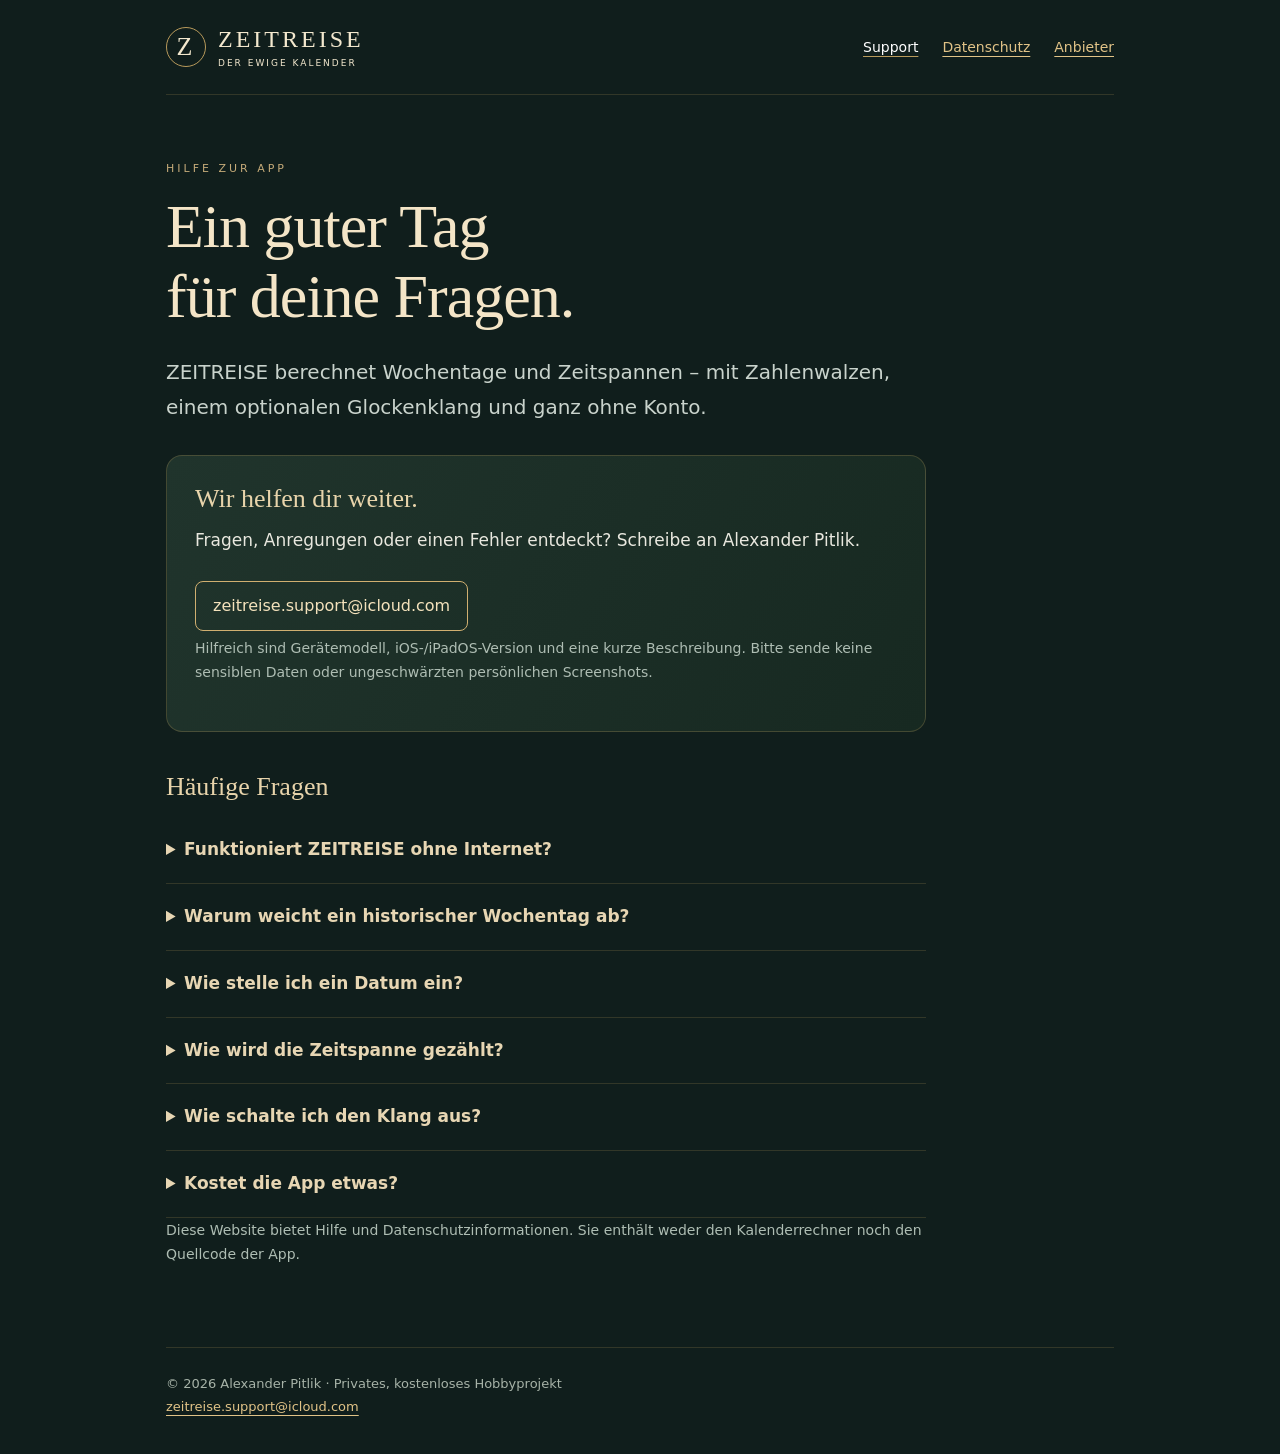
<file: index.html>
<!doctype html><html lang="de"><head><meta charset="utf-8"><meta name="viewport" content="width=device-width,initial-scale=1"><meta name="color-scheme" content="dark"><meta name="referrer" content="no-referrer"><meta name="description" content="Support und Datenschutz für ZEITREISE – den kostenlosen Kalenderrechner für iPhone und iPad."><title>Support · ZEITREISE</title><link rel="stylesheet" href="styles.css"><link rel="icon" href="favicon.svg" type="image/svg+xml"></head><body><div class="wrap"><header class="top"><a class="brand" href="index.html"><span class="seal" aria-hidden="true">Z</span><span>ZEITREISE<small>DER EWIGE KALENDER</small></span></a><nav aria-label="Hauptnavigation"><a href="index.html" aria-current="page">Support</a><a href="datenschutz.html">Datenschutz</a><a href="anbieter.html">Anbieter</a></nav></header><main id="inhalt"><p class="eyebrow">Hilfe zur App</p><h1>Ein guter Tag<br>für deine Fragen.</h1><p class="intro">ZEITREISE berechnet Wochentage und Zeitspannen – mit Zahlenwalzen, einem optionalen Glockenklang und ganz ohne Konto.</p><div class="card"><h2>Wir helfen dir weiter.</h2><p>Fragen, Anregungen oder einen Fehler entdeckt? Schreibe an Alexander Pitlik.</p><a class="button" href="mailto:zeitreise.support@icloud.com">zeitreise.support@icloud.com</a><p class="muted">Hilfreich sind Gerätemodell, iOS-/iPadOS-Version und eine kurze Beschreibung. Bitte sende keine sensiblen Daten oder ungeschwärzten persönlichen Screenshots.</p></div><h2>Häufige Fragen</h2><details><summary>Funktioniert ZEITREISE ohne Internet?</summary><p>Ja. Die installierte iPhone-/iPad-App enthält alle benötigten Dateien und berechnet lokal. Nur freiwillig geöffnete externe Quellen und E-Mails benötigen eine Verbindung.</p></details><details><summary>Warum weicht ein historischer Wochentag ab?</summary><p>ZEITREISE verwendet den gregorianischen Kalender auch rückwirkend. Vor seiner regionalen Einführung können historische Datumsangaben nach anderen Regeln gezählt worden sein. Ein mathematisches Ergebnis ist keine pauschale historische Bestätigung.</p></details><details><summary>Wie stelle ich ein Datum ein?</summary><p>Wische die Zahlenwalzen auf oder ab. Tippe die ausgewählte Zahl für direkte Eingabe an. Das Jahr besteht aus zwei Gruppen: 20 | 26 ergibt 2026. Die Walzen laufen zyklisch.</p></details><details><summary>Wie wird die Zeitspanne gezählt?</summary><p>Die Reihenfolge der Daten ist egal. Standardmäßig wird der Anfangstag nicht mitgezählt. Der Schalter ergänzt einen Zähltag. Jahre und Monate sind Kalendereinheiten unterschiedlicher Länge.</p></details><details><summary>Wie schalte ich den Klang aus?</summary><p>Mit „Walzenklang“ auf dem Hauptbildschirm. Die App merkt sich diese Einstellung lokal. Es gibt keine Hintergrundmusik und keine Mikrofonaufnahme.</p></details><details><summary>Kostet die App etwas?</summary><p>ZEITREISE ist als kostenlose App ohne Werbung und ohne In-App-Käufe vorgesehen. Das Projekt wird privat von Alexander Pitlik betrieben.</p></details><p class="muted">Diese Website bietet Hilfe und Datenschutzinformationen. Sie enthält weder den Kalenderrechner noch den Quellcode der App.</p></main><footer>© 2026 Alexander Pitlik · Privates, kostenloses Hobbyprojekt<br><a href="mailto:zeitreise.support@icloud.com">zeitreise.support@icloud.com</a></footer></div></body></html>
</file>
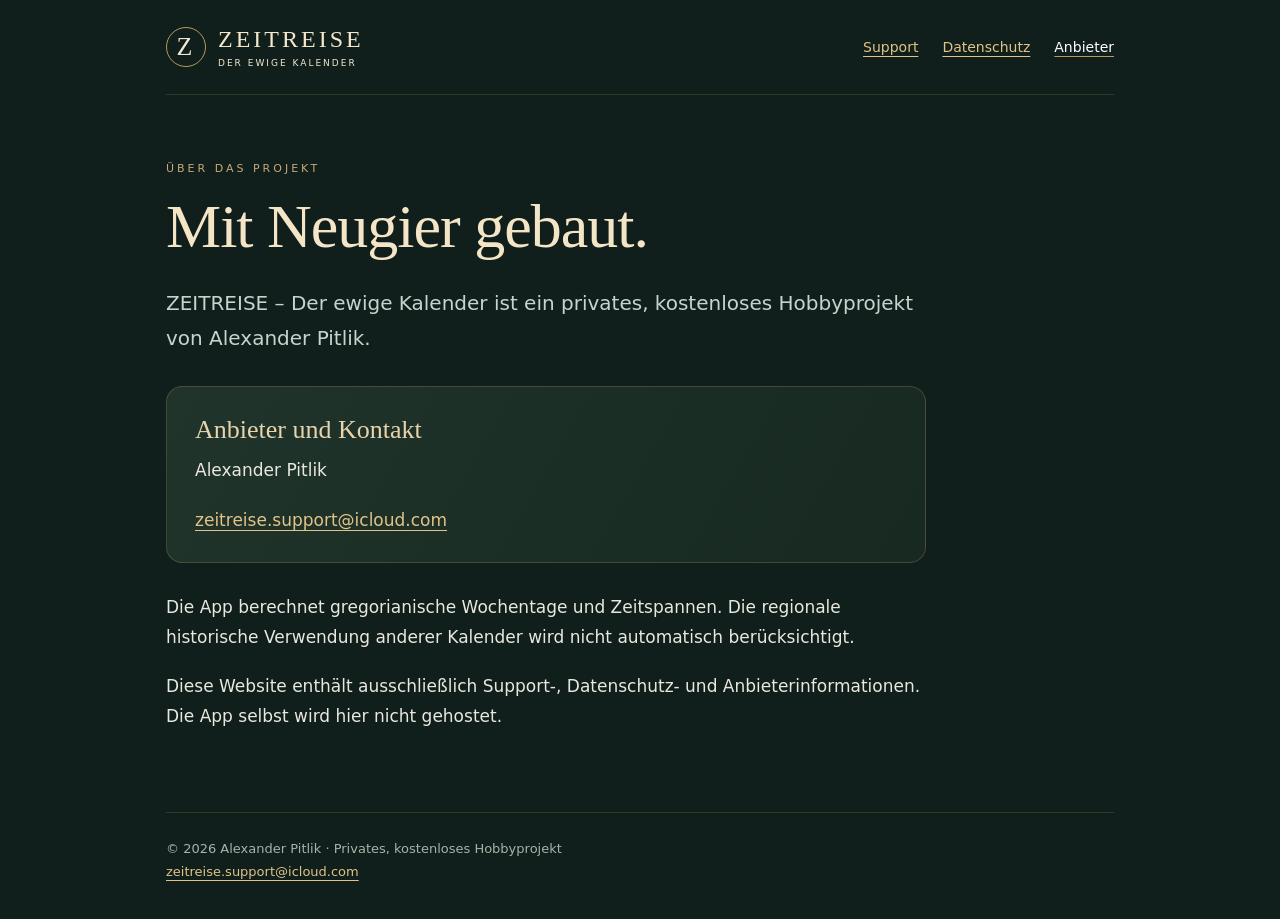
<file: anbieter.html>
<!doctype html><html lang="de"><head><meta charset="utf-8"><meta name="viewport" content="width=device-width,initial-scale=1"><meta name="color-scheme" content="dark"><meta name="referrer" content="no-referrer"><meta name="description" content="Support und Datenschutz für ZEITREISE – den kostenlosen Kalenderrechner für iPhone und iPad."><title>Anbieter · ZEITREISE</title><link rel="stylesheet" href="styles.css"><link rel="icon" href="favicon.svg" type="image/svg+xml"></head><body><div class="wrap"><header class="top"><a class="brand" href="index.html"><span class="seal" aria-hidden="true">Z</span><span>ZEITREISE<small>DER EWIGE KALENDER</small></span></a><nav aria-label="Hauptnavigation"><a href="index.html">Support</a><a href="datenschutz.html">Datenschutz</a><a href="anbieter.html" aria-current="page">Anbieter</a></nav></header><main id="inhalt"><p class="eyebrow">Über das Projekt</p><h1>Mit Neugier gebaut.</h1><p class="intro">ZEITREISE – Der ewige Kalender ist ein privates, kostenloses Hobbyprojekt von Alexander Pitlik.</p><div class="card"><h2>Anbieter und Kontakt</h2><p>Alexander Pitlik</p><a href="mailto:zeitreise.support@icloud.com">zeitreise.support@icloud.com</a></div><p>Die App berechnet gregorianische Wochentage und Zeitspannen. Die regionale historische Verwendung anderer Kalender wird nicht automatisch berücksichtigt.</p><p>Diese Website enthält ausschließlich Support-, Datenschutz- und Anbieterinformationen. Die App selbst wird hier nicht gehostet.</p></main><footer>© 2026 Alexander Pitlik · Privates, kostenloses Hobbyprojekt<br><a href="mailto:zeitreise.support@icloud.com">zeitreise.support@icloud.com</a></footer></div></body></html>
</file>
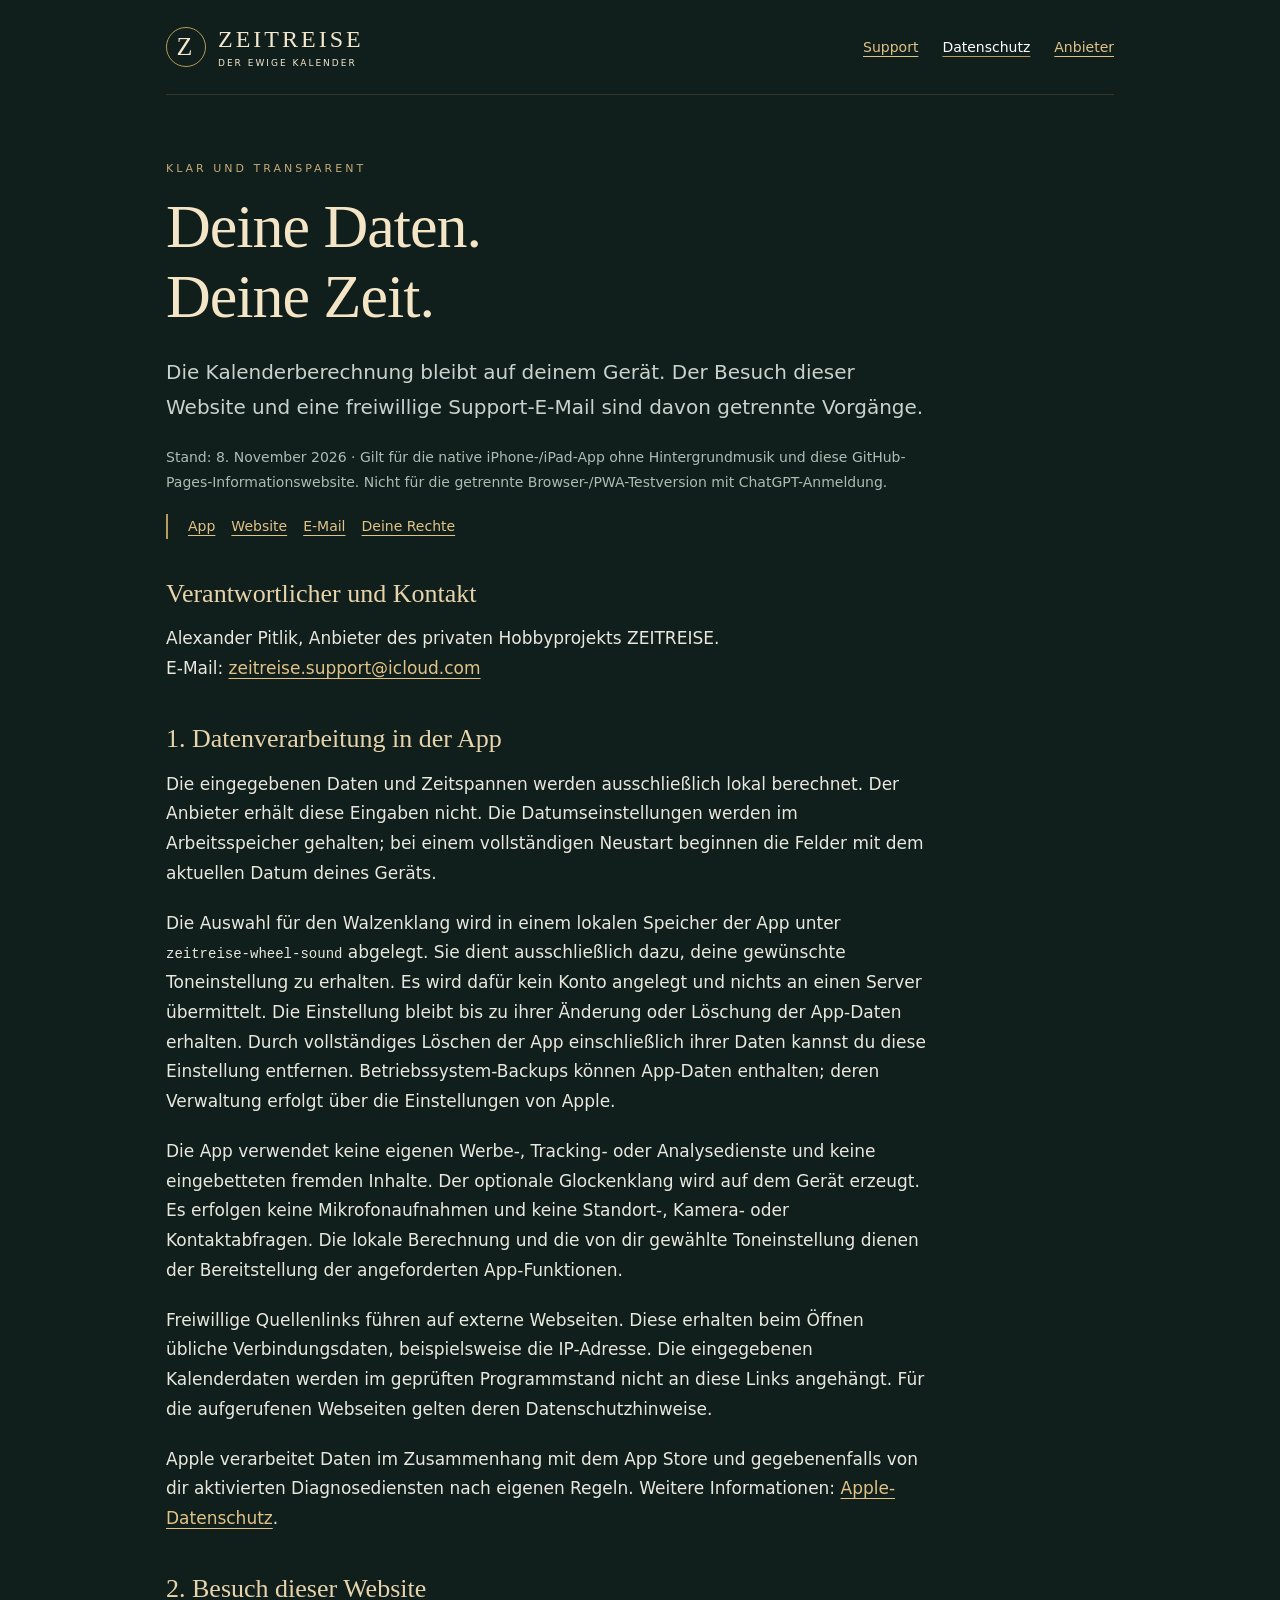
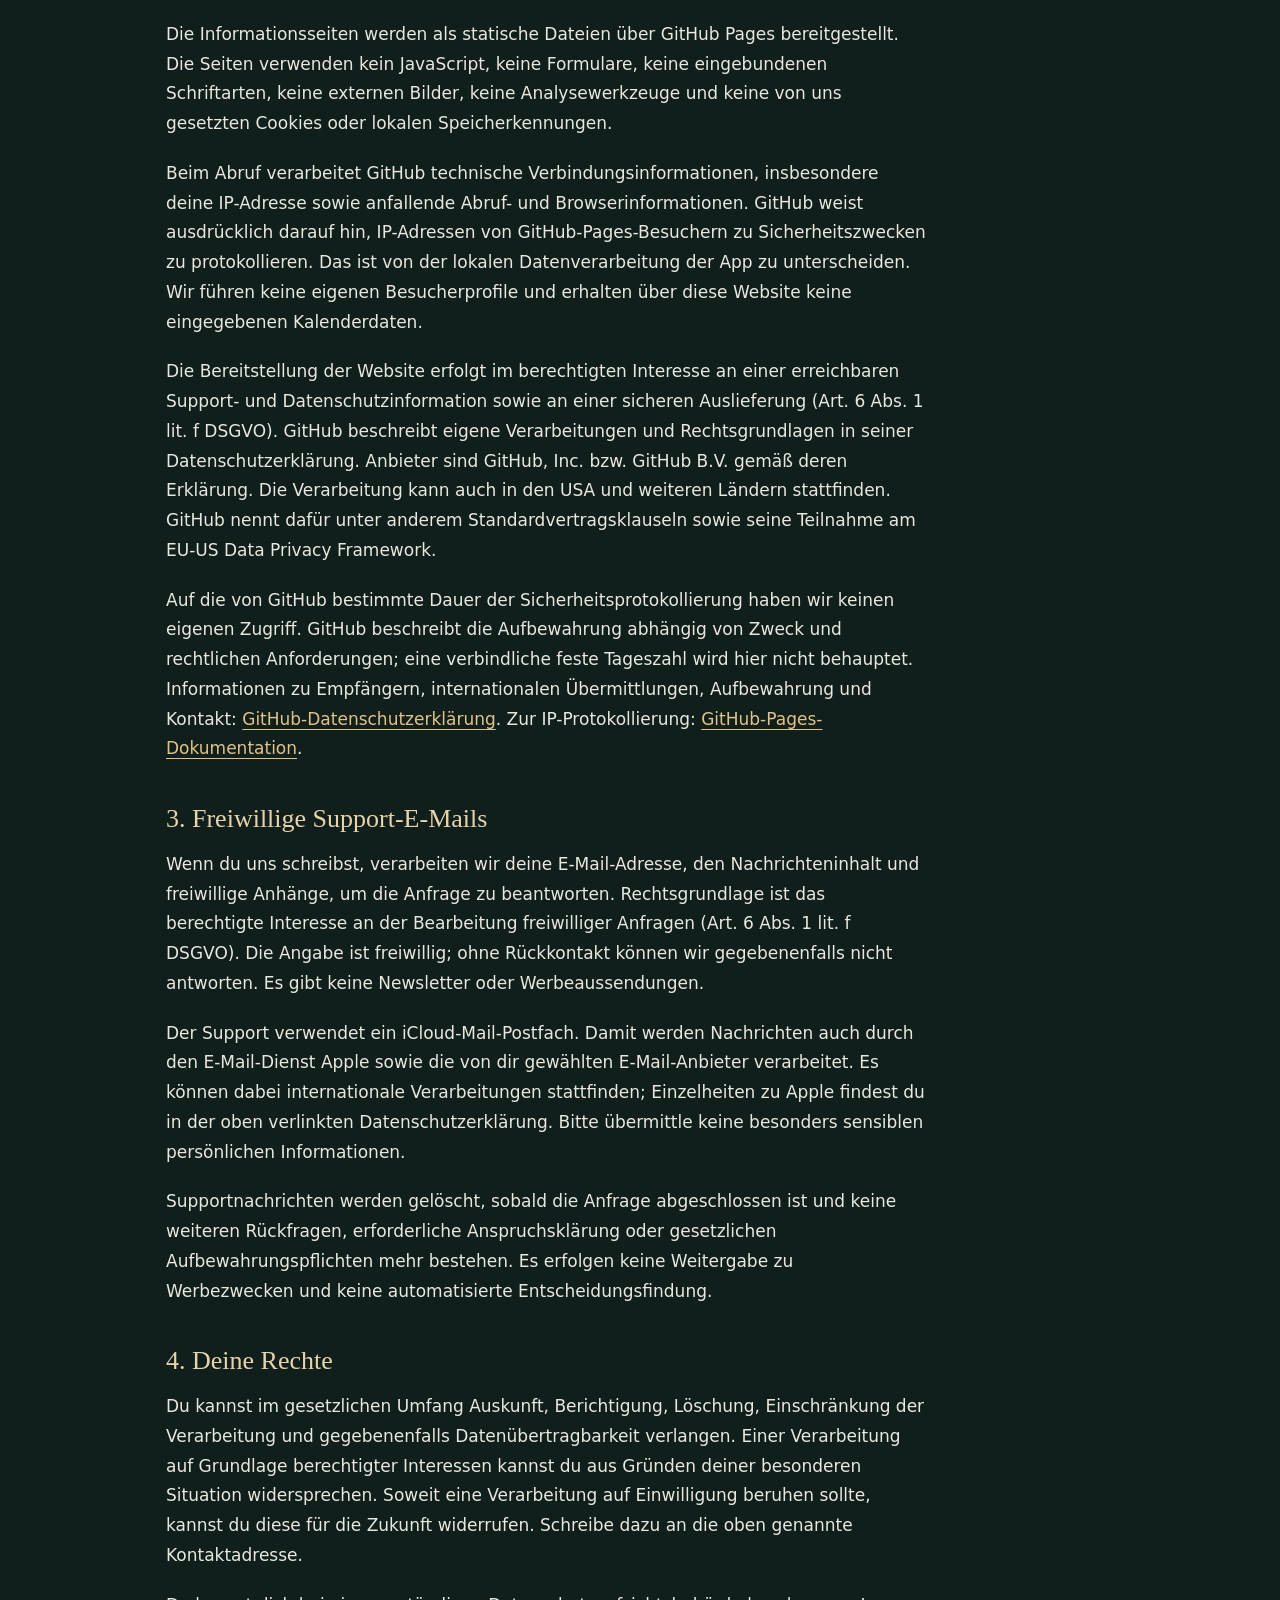
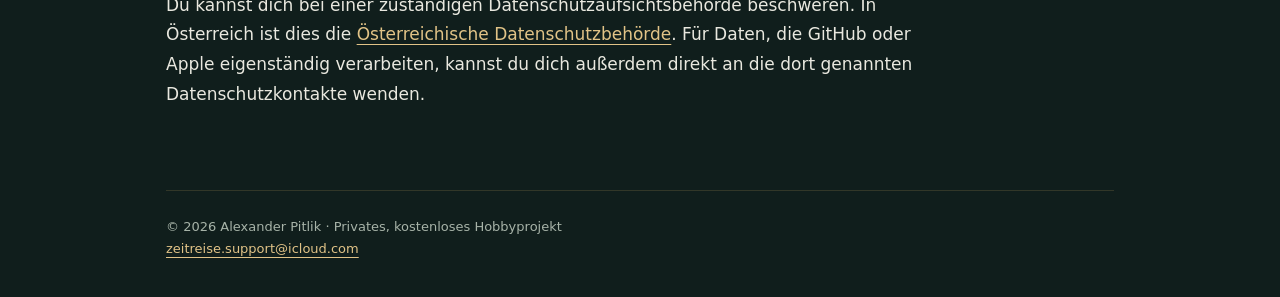
<file: datenschutz.html>
<!doctype html><html lang="de"><head><meta charset="utf-8"><meta name="viewport" content="width=device-width,initial-scale=1"><meta name="color-scheme" content="dark"><meta name="referrer" content="no-referrer"><meta name="description" content="Support und Datenschutz für ZEITREISE – den kostenlosen Kalenderrechner für iPhone und iPad."><title>Datenschutz · ZEITREISE</title><link rel="stylesheet" href="styles.css"><link rel="icon" href="favicon.svg" type="image/svg+xml"></head><body><div class="wrap"><header class="top"><a class="brand" href="index.html"><span class="seal" aria-hidden="true">Z</span><span>ZEITREISE<small>DER EWIGE KALENDER</small></span></a><nav aria-label="Hauptnavigation"><a href="index.html">Support</a><a href="datenschutz.html" aria-current="page">Datenschutz</a><a href="anbieter.html">Anbieter</a></nav></header><main id="inhalt"><p class="eyebrow">Klar und transparent</p><h1>Deine Daten.<br>Deine Zeit.</h1><p class="intro">Die Kalenderberechnung bleibt auf deinem Gerät. Der Besuch dieser Website und eine freiwillige Support-E-Mail sind davon getrennte Vorgänge.</p><p class="muted">Stand: 8. November 2026 · Gilt für die native iPhone-/iPad-App ohne Hintergrundmusik und diese GitHub-Pages-Informationswebsite. Nicht für die getrennte Browser-/PWA-Testversion mit ChatGPT-Anmeldung.</p><nav class="privacy-nav" aria-label="Datenschutzabschnitte"><a href="#app">App</a><a href="#website">Website</a><a href="#support">E-Mail</a><a href="#rechte">Deine Rechte</a></nav><h2>Verantwortlicher und Kontakt</h2><p>Alexander Pitlik, Anbieter des privaten Hobbyprojekts ZEITREISE.<br>E-Mail: <a href="mailto:zeitreise.support@icloud.com">zeitreise.support@icloud.com</a></p><section id="app"><h2>1. Datenverarbeitung in der App</h2><p>Die eingegebenen Daten und Zeitspannen werden ausschließlich lokal berechnet. Der Anbieter erhält diese Eingaben nicht. Die Datumseinstellungen werden im Arbeitsspeicher gehalten; bei einem vollständigen Neustart beginnen die Felder mit dem aktuellen Datum deines Geräts.</p><p>Die Auswahl für den Walzenklang wird in einem lokalen Speicher der App unter <code>zeitreise-wheel-sound</code> abgelegt. Sie dient ausschließlich dazu, deine gewünschte Toneinstellung zu erhalten. Es wird dafür kein Konto angelegt und nichts an einen Server übermittelt. Die Einstellung bleibt bis zu ihrer Änderung oder Löschung der App-Daten erhalten. Durch vollständiges Löschen der App einschließlich ihrer Daten kannst du diese Einstellung entfernen. Betriebssystem-Backups können App-Daten enthalten; deren Verwaltung erfolgt über die Einstellungen von Apple.</p><p>Die App verwendet keine eigenen Werbe-, Tracking- oder Analysedienste und keine eingebetteten fremden Inhalte. Der optionale Glockenklang wird auf dem Gerät erzeugt. Es erfolgen keine Mikrofonaufnahmen und keine Standort-, Kamera- oder Kontaktabfragen. Die lokale Berechnung und die von dir gewählte Toneinstellung dienen der Bereitstellung der angeforderten App-Funktionen.</p><p>Freiwillige Quellenlinks führen auf externe Webseiten. Diese erhalten beim Öffnen übliche Verbindungsdaten, beispielsweise die IP-Adresse. Die eingegebenen Kalenderdaten werden im geprüften Programmstand nicht an diese Links angehängt. Für die aufgerufenen Webseiten gelten deren Datenschutzhinweise.</p><p>Apple verarbeitet Daten im Zusammenhang mit dem App Store und gegebenenfalls von dir aktivierten Diagnosediensten nach eigenen Regeln. Weitere Informationen: <a href="https://www.apple.com/legal/privacy/" rel="noreferrer">Apple-Datenschutz</a>.</p></section><section id="website"><h2>2. Besuch dieser Website</h2><p>Die Informationsseiten werden als statische Dateien über GitHub Pages bereitgestellt. Die Seiten verwenden kein JavaScript, keine Formulare, keine eingebundenen Schriftarten, keine externen Bilder, keine Analysewerkzeuge und keine von uns gesetzten Cookies oder lokalen Speicherkennungen.</p><p>Beim Abruf verarbeitet GitHub technische Verbindungsinformationen, insbesondere deine IP-Adresse sowie anfallende Abruf- und Browserinformationen. GitHub weist ausdrücklich darauf hin, IP-Adressen von GitHub-Pages-Besuchern zu Sicherheitszwecken zu protokollieren. Das ist von der lokalen Datenverarbeitung der App zu unterscheiden. Wir führen keine eigenen Besucherprofile und erhalten über diese Website keine eingegebenen Kalenderdaten.</p><p>Die Bereitstellung der Website erfolgt im berechtigten Interesse an einer erreichbaren Support- und Datenschutzinformation sowie an einer sicheren Auslieferung (Art. 6 Abs. 1 lit. f DSGVO). GitHub beschreibt eigene Verarbeitungen und Rechtsgrundlagen in seiner Datenschutzerklärung. Anbieter sind GitHub, Inc. bzw. GitHub B.V. gemäß deren Erklärung. Die Verarbeitung kann auch in den USA und weiteren Ländern stattfinden. GitHub nennt dafür unter anderem Standardvertragsklauseln sowie seine Teilnahme am EU-US Data Privacy Framework.</p><p>Auf die von GitHub bestimmte Dauer der Sicherheitsprotokollierung haben wir keinen eigenen Zugriff. GitHub beschreibt die Aufbewahrung abhängig von Zweck und rechtlichen Anforderungen; eine verbindliche feste Tageszahl wird hier nicht behauptet. Informationen zu Empfängern, internationalen Übermittlungen, Aufbewahrung und Kontakt: <a href="https://docs.github.com/en/site-policy/privacy-policies/github-general-privacy-statement" rel="noreferrer">GitHub-Datenschutzerklärung</a>. Zur IP-Protokollierung: <a href="https://docs.github.com/en/pages/getting-started-with-github-pages/what-is-github-pages" rel="noreferrer">GitHub-Pages-Dokumentation</a>.</p></section><section id="support"><h2>3. Freiwillige Support-E-Mails</h2><p>Wenn du uns schreibst, verarbeiten wir deine E-Mail-Adresse, den Nachrichteninhalt und freiwillige Anhänge, um die Anfrage zu beantworten. Rechtsgrundlage ist das berechtigte Interesse an der Bearbeitung freiwilliger Anfragen (Art. 6 Abs. 1 lit. f DSGVO). Die Angabe ist freiwillig; ohne Rückkontakt können wir gegebenenfalls nicht antworten. Es gibt keine Newsletter oder Werbeaussendungen.</p><p>Der Support verwendet ein iCloud-Mail-Postfach. Damit werden Nachrichten auch durch den E-Mail-Dienst Apple sowie die von dir gewählten E-Mail-Anbieter verarbeitet. Es können dabei internationale Verarbeitungen stattfinden; Einzelheiten zu Apple findest du in der oben verlinkten Datenschutzerklärung. Bitte übermittle keine besonders sensiblen persönlichen Informationen.</p><p>Supportnachrichten werden gelöscht, sobald die Anfrage abgeschlossen ist und keine weiteren Rückfragen, erforderliche Anspruchsklärung oder gesetzlichen Aufbewahrungspflichten mehr bestehen. Es erfolgen keine Weitergabe zu Werbezwecken und keine automatisierte Entscheidungsfindung.</p></section><section id="rechte"><h2>4. Deine Rechte</h2><p>Du kannst im gesetzlichen Umfang Auskunft, Berichtigung, Löschung, Einschränkung der Verarbeitung und gegebenenfalls Datenübertragbarkeit verlangen. Einer Verarbeitung auf Grundlage berechtigter Interessen kannst du aus Gründen deiner besonderen Situation widersprechen. Soweit eine Verarbeitung auf Einwilligung beruhen sollte, kannst du diese für die Zukunft widerrufen. Schreibe dazu an die oben genannte Kontaktadresse.</p><p>Du kannst dich bei einer zuständigen Datenschutzaufsichtsbehörde beschweren. In Österreich ist dies die <a href="https://www.dsb.gv.at/" rel="noreferrer">Österreichische Datenschutzbehörde</a>. Für Daten, die GitHub oder Apple eigenständig verarbeiten, kannst du dich außerdem direkt an die dort genannten Datenschutzkontakte wenden.</p></section></main><footer>© 2026 Alexander Pitlik · Privates, kostenloses Hobbyprojekt<br><a href="mailto:zeitreise.support@icloud.com">zeitreise.support@icloud.com</a></footer></div></body></html>
</file>
<file: styles.css>
*{box-sizing:border-box}html{color-scheme:dark;background:#101e1c}body{margin:0;color:#e9e8df;font:17px/1.75 system-ui,-apple-system,BlinkMacSystemFont,"Segoe UI",sans-serif}a{color:#e1c387;text-underline-offset:4px}a:hover{color:#fff0c9}a:focus-visible,summary:focus-visible{outline:2px solid #e1c387;outline-offset:5px;border-radius:3px}.wrap{max-width:1000px;margin:auto;padding:0 26px}.top{padding:26px 0;border-bottom:1px solid #b89a5b33;display:flex;align-items:center;justify-content:space-between;gap:24px;flex-wrap:wrap}.brand{display:flex;align-items:center;gap:12px;text-decoration:none;color:#f3e8ce;font:24px Georgia,serif;letter-spacing:3px}.seal{border:1px solid #b89a5b;border-radius:50%;width:40px;height:40px;display:grid;place-items:center;font:26px Georgia}.brand small{font:9px system-ui;letter-spacing:2px;display:block;margin-top:5px}nav{display:flex;gap:24px;font-size:14px}nav a[aria-current=page]{color:#fff;text-decoration-color:#b89a5b}main{padding:64px 0 60px;max-width:760px}.eyebrow{font-size:11px;letter-spacing:3px;text-transform:uppercase;color:#c4aa78;margin:0 0 14px}h1{font:clamp(38px,6vw,62px)/1.12 Georgia,serif;color:#f4e5c7;margin:0 0 24px;letter-spacing:-1px}h2{font:26px/1.3 Georgia,serif;color:#e8d4ab;margin:38px 0 14px}p{margin:0 0 20px}.intro{font-size:20px;color:#c9d3cc}.card{border:1px solid #b89a5b44;border-radius:16px;background:linear-gradient(120deg,#20342c,#172921);padding:26px 28px;margin:30px 0}.card h2{margin:0 0 10px}.button{display:inline-block;border:1px solid #d0af70;border-radius:8px;padding:10px 17px;margin:5px 0;text-decoration:none;color:#f4e2bc;font-size:16px}details{border-bottom:1px solid #b89a5b33;padding:18px 0}summary{cursor:pointer;color:#e7d6b3;font-weight:600}details p{margin:14px 0 2px}footer{padding:25px 0 36px;border-top:1px solid #b89a5b33;color:#a7b3a8;font-size:13px}.muted{color:#aebdb3;font-size:14px}ul{padding-left:22px}.privacy-nav{border-left:2px solid #b89a5b;padding-left:20px;display:flex;gap:16px;flex-wrap:wrap;font-size:14px}section{scroll-margin-top:20px}code{font-size:14px;overflow-wrap:anywhere}@media(max-width:540px){.wrap{padding:0 20px}.top{padding:21px 0;gap:20px}main{padding:40px 0}nav{gap:20px}.intro{font-size:18px}.card{padding:22px}h2{font-size:24px}.button{overflow-wrap:anywhere;max-width:100%}}
</file>
